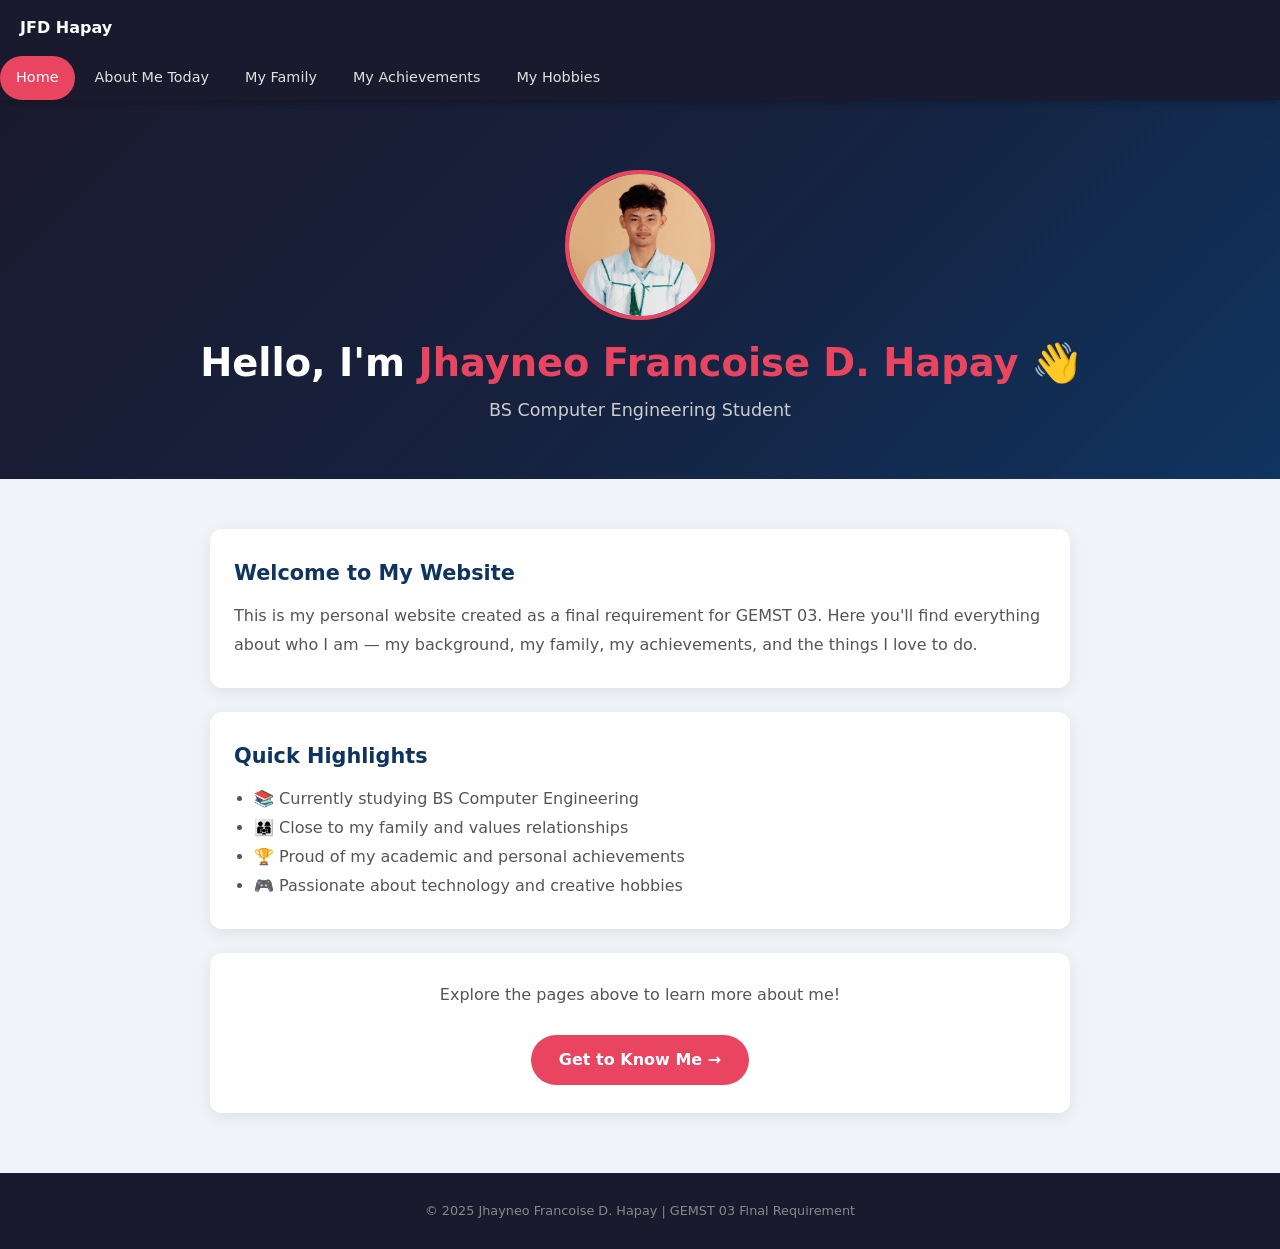
<file: index.html>
<!DOCTYPE html>
<html lang="en">
<head>
  <meta charset="UTF-8" />
  <meta name="viewport" content="width=device-width, initial-scale=1.0" />
  <meta name="theme-color" content="#1a1a2e"/>
  <title>Home – My Personal Website</title>
  <link rel="stylesheet" href="style.css"/>
</head>
<body>

  <nav>
    <div class="nav-inner">
      <span class="nav-brand">JFD Hapay</span>
      <button class="nav-toggle" id="navToggle" aria-label="Open menu" aria-expanded="false">
        <span></span><span></span><span></span>
      </button>
    </div>
    <div class="nav-links" id="navLinks">
      <a href="index.html" class="active">Home</a>
      <a href="about.html">About Me Today</a>
      <a href="family.html">My Family</a>
      <a href="achievements.html">My Achievements</a>
      <a href="hobbies.html">My Hobbies</a>
    </div>
  </nav>
  <script>
    (function(){
      var btn=document.getElementById('navToggle');
      var menu=document.getElementById('navLinks');
      function setOpen(open){
        menu.classList.toggle('open',open);
        btn.classList.toggle('is-open',open);
        btn.setAttribute('aria-expanded',open);
      }
      btn.addEventListener('click',function(){
        setOpen(!menu.classList.contains('open'));
      });
      var links=menu.querySelectorAll('a');
      links.forEach(function(a){
        a.addEventListener('click',function(){
          setOpen(false);
        });
      });
    })();
  </script>

  <div class="hero">
    <img src="photos/profile.jpg" alt="Profile Photo"
      onerror="this.onerror=null;this.src='https://placehold.co/150x150/e94560/fff?text=Me'"
      style="width:150px;height:150px;border-radius:50%;object-fit:cover;border:4px solid #e94560;"/>
    <h1>Hello, I'm <span style="color:#e94560;">Jhayneo Francoise D. Hapay</span> 👋</h1>
    <p>BS Computer Engineering Student</p>
  </div>

  <div class="container">
    <div class="card">
      <h2>Welcome to My Website</h2>
      <p>This is my personal website created as a final requirement for GEMST 03. Here you'll find everything about who I am — my background, my family, my achievements, and the things I love to do.</p>
    </div>
    <div class="card">
      <h2>Quick Highlights</h2>
      <ul>
        <li>📚 Currently studying BS Computer Engineering</li>
        <li>👨‍👩‍👧 Close to my family and values relationships</li>
        <li>🏆 Proud of my academic and personal achievements</li>
        <li>🎮 Passionate about technology and creative hobbies</li>
      </ul>
    </div>
    <div class="card" style="text-align:center;">
      <p>Explore the pages above to learn more about me!</p>
      <br/>
      <a href="about.html" style="background:#e94560;color:#fff;padding:10px 25px;border-radius:25px;text-decoration:none;font-weight:bold;">Get to Know Me →</a>
    </div>
  </div>

  <footer>
    <p>&copy; 2025 Jhayneo Francoise D. Hapay | GEMST 03 Final Requirement</p>
  </footer>

</body>
</html>
</file>
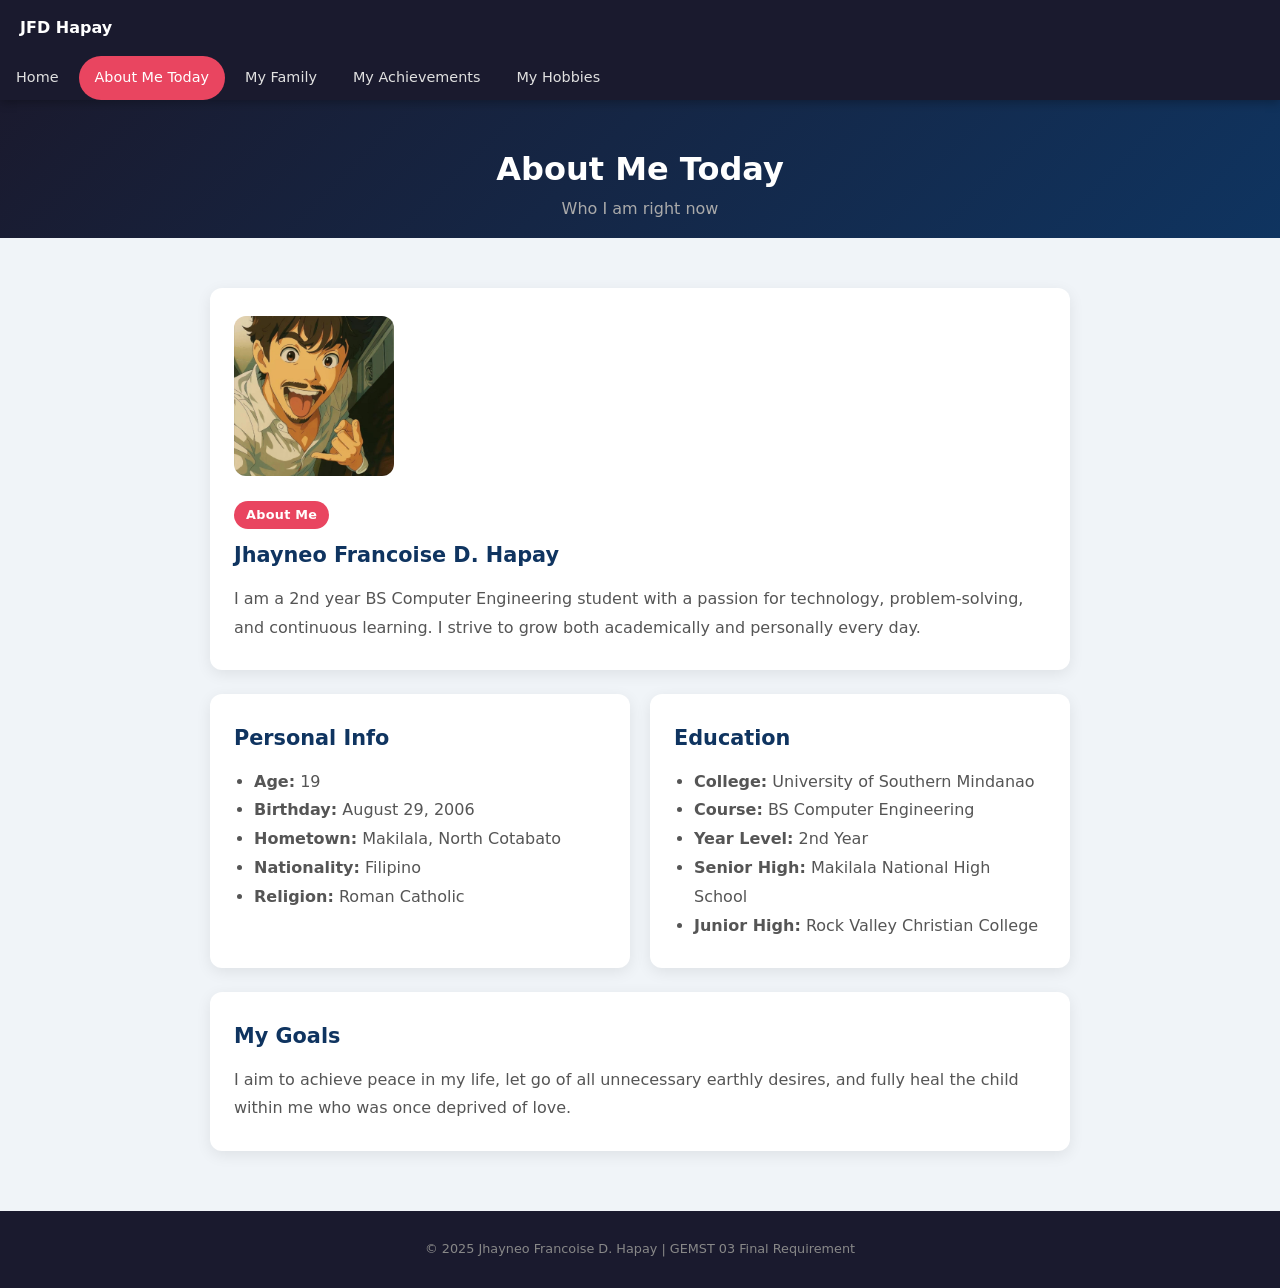
<file: about.html>
<!DOCTYPE html>
<html lang="en">
<head>
  <meta charset="UTF-8" />
  <meta name="viewport" content="width=device-width, initial-scale=1.0" />
  <meta name="theme-color" content="#1a1a2e"/>
  <title>About Me Today</title>
  <link rel="stylesheet" href="style.css"/>
</head>
<body>

  <nav>
    <div class="nav-inner">
      <span class="nav-brand">JFD Hapay</span>
      <button class="nav-toggle" id="navToggle" aria-label="Open menu" aria-expanded="false">
        <span></span><span></span><span></span>
      </button>
    </div>
    <div class="nav-links" id="navLinks">
      <a href="index.html">Home</a>
      <a href="about.html" class="active">About Me Today</a>
      <a href="family.html">My Family</a>
      <a href="achievements.html">My Achievements</a>
      <a href="hobbies.html">My Hobbies</a>
    </div>
  </nav>
  <script>
    (function(){
      var btn=document.getElementById('navToggle');
      var menu=document.getElementById('navLinks');
      function setOpen(open){
        menu.classList.toggle('open',open);
        btn.classList.toggle('is-open',open);
        btn.setAttribute('aria-expanded',open);
      }
      btn.addEventListener('click',function(){
        setOpen(!menu.classList.contains('open'));
      });
      // close menu after tapping a link (Android UX)
      var links=menu.querySelectorAll('a');
      links.forEach(function(a){
        a.addEventListener('click',function(){
          setOpen(false);
        });
      });
    })();
  </script>

  <div class="page-title">
    <h1>About Me Today</h1>
    <p>Who I am right now</p>
  </div>

  <div class="container">
    <div class="card" style="display:flex;gap:25px;align-items:center;flex-wrap:wrap;">
      <img src="photos/about.jpg" alt="About Me"
        onerror="this.onerror=null;this.src='https://placehold.co/160x160/0f3460/fff?text=Photo'"
        style="width:160px;height:160px;border-radius:12px;object-fit:cover;flex-shrink:0;"/>
      <div>
        <span class="badge">About Me</span>
        <h2>Jhayneo Francoise D. Hapay</h2>
        <p>I am a 2nd year BS Computer Engineering student with a passion for technology, problem-solving, and continuous learning. I strive to grow both academically and personally every day.</p>
      </div>
    </div>

    <div class="grid">
      <div class="card">
        <h2>Personal Info</h2>
        <ul>
          <li><strong>Age:</strong> 19</li>
          <li><strong>Birthday:</strong> August 29, 2006</li>
          <li><strong>Hometown:</strong> Makilala, North Cotabato</li>
          <li><strong>Nationality:</strong> Filipino</li>
          <li><strong>Religion:</strong> Roman Catholic</li>
        </ul>
      </div>
      <div class="card">
        <h2>Education</h2>
        <ul>
          <li><strong>College:</strong> University of Southern Mindanao</li>
          <li><strong>Course:</strong> BS Computer Engineering</li>
          <li><strong>Year Level:</strong> 2nd Year</li>
          <li><strong>Senior High:</strong> Makilala National High School</li>
          <li><strong>Junior High:</strong> Rock Valley Christian College</li>
        </ul>
      </div>
    </div>

    <div class="card">
      <h2>My Goals</h2>
      <p>I aim to achieve peace in my life, let go of all unnecessary earthly desires, and fully heal the child within me who was once deprived of love.</p>
    </div>
  </div>

  <footer>
    <p>&copy; 2025 Jhayneo Francoise D. Hapay | GEMST 03 Final Requirement</p>
  </footer>

</body>
</html>
</file>
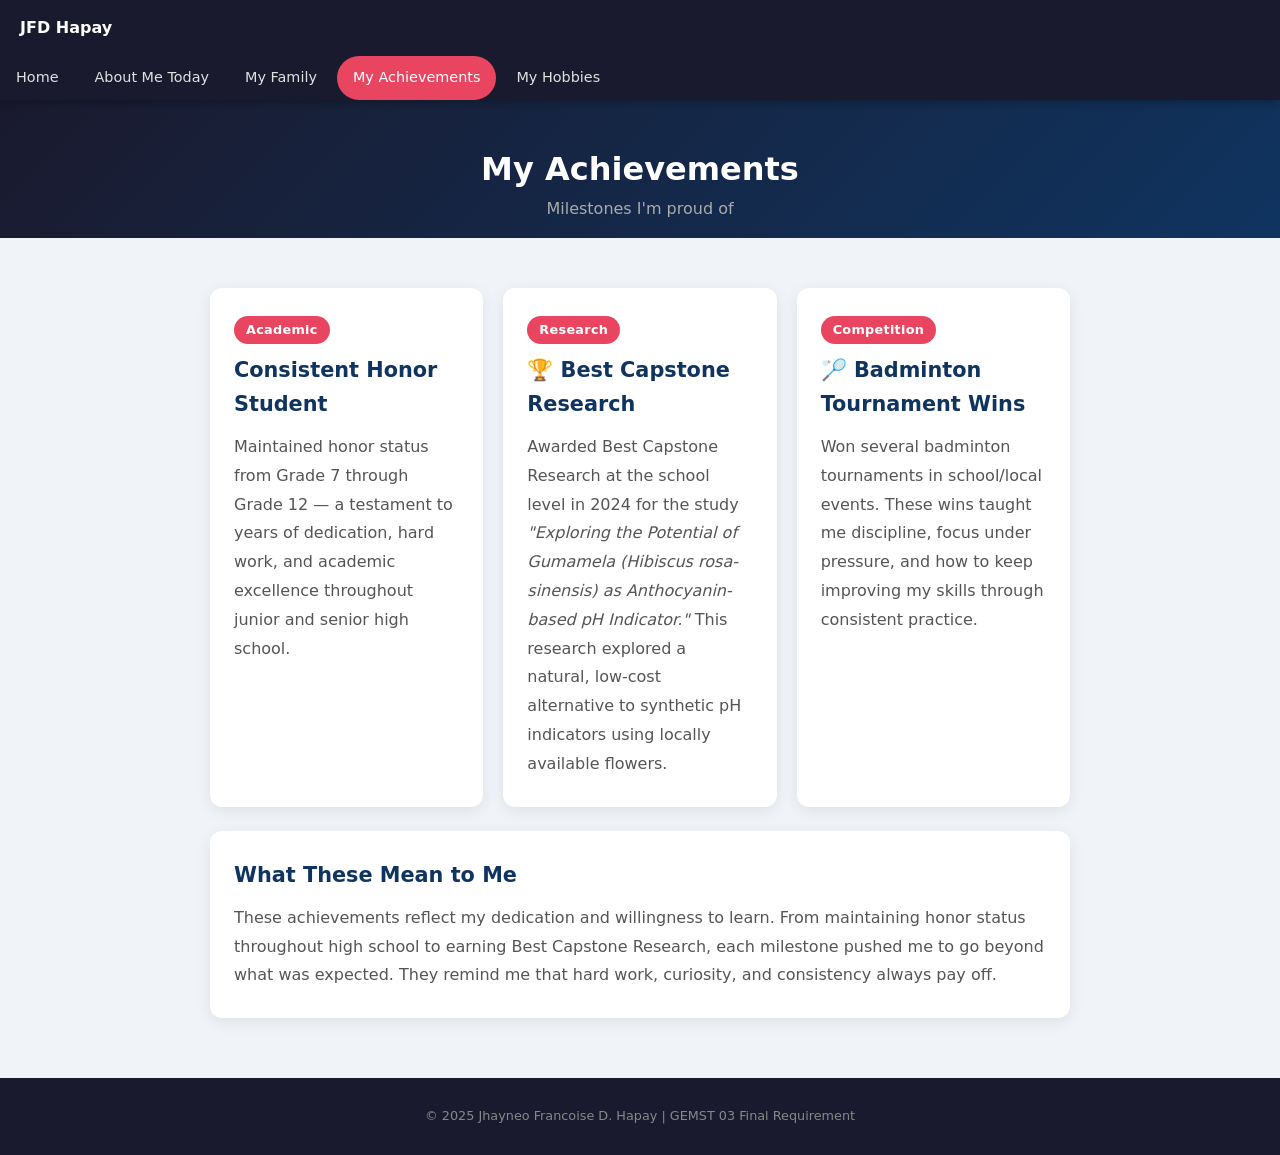
<file: achievements.html>
<!DOCTYPE html>
<html lang="en">
<head>
  <meta charset="UTF-8" />
  <meta name="viewport" content="width=device-width, initial-scale=1.0" />
  <meta name="theme-color" content="#1a1a2e"/>
  <title>My Achievements</title>
  <link rel="stylesheet" href="style.css"/>
</head>
<body>

  <nav>
    <div class="nav-inner">
      <span class="nav-brand">JFD Hapay</span>
      <button class="nav-toggle" id="navToggle" aria-label="Open menu" aria-expanded="false">
        <span></span><span></span><span></span>
      </button>
    </div>
    <div class="nav-links" id="navLinks">
      <a href="index.html">Home</a>
      <a href="about.html">About Me Today</a>
      <a href="family.html">My Family</a>
      <a href="achievements.html" class="active">My Achievements</a>
      <a href="hobbies.html">My Hobbies</a>
    </div>
  </nav>
  <script>
    (function(){
      var btn=document.getElementById('navToggle');
      var menu=document.getElementById('navLinks');
      function setOpen(open){
        menu.classList.toggle('open',open);
        btn.classList.toggle('is-open',open);
        btn.setAttribute('aria-expanded',open);
      }
      btn.addEventListener('click',function(){
        setOpen(!menu.classList.contains('open'));
      });
      var links=menu.querySelectorAll('a');
      links.forEach(function(a){
        a.addEventListener('click',function(){
          setOpen(false);
        });
      });
    })();
  </script>


  <div class="page-title">
    <h1>My Achievements</h1>
    <p>Milestones I'm proud of</p>
  </div>

  <div class="container">
    <div class="grid">
      <div class="card">
        <span class="badge">Academic</span>
        <h2>Consistent Honor Student</h2>
        <p>Maintained honor status from Grade 7 through Grade 12 — a testament to years of dedication, hard work, and academic excellence throughout junior and senior high school.</p>
      </div>
      <div class="card">
        <span class="badge">Research</span>
        <h2>🏆 Best Capstone Research</h2>
        <p>Awarded Best Capstone Research at the school level in 2024 for the study <em>"Exploring the Potential of Gumamela (Hibiscus rosa-sinensis) as Anthocyanin-based pH Indicator."</em> This research explored a natural, low-cost alternative to synthetic pH indicators using locally available flowers.</p>
      </div>
      <div class="card">
        <span class="badge">Competition</span>
        <h2>🏸 Badminton Tournament Wins</h2>
        <p>Won several badminton tournaments in school/local events. These wins taught me discipline, focus under pressure, and how to keep improving my skills through consistent practice.</p>
      </div>

    </div>

    <div class="card">
      <h2>What These Mean to Me</h2>
      <p>These achievements reflect my dedication and willingness to learn. From maintaining honor status throughout high school to earning Best Capstone Research, each milestone pushed me to go beyond what was expected. They remind me that hard work, curiosity, and consistency always pay off.</p>
    </div>
  </div>

  <footer>
    <p>&copy; 2025 Jhayneo Francoise D. Hapay | GEMST 03 Final Requirement</p>
  </footer>

</body>
</html>
</file>
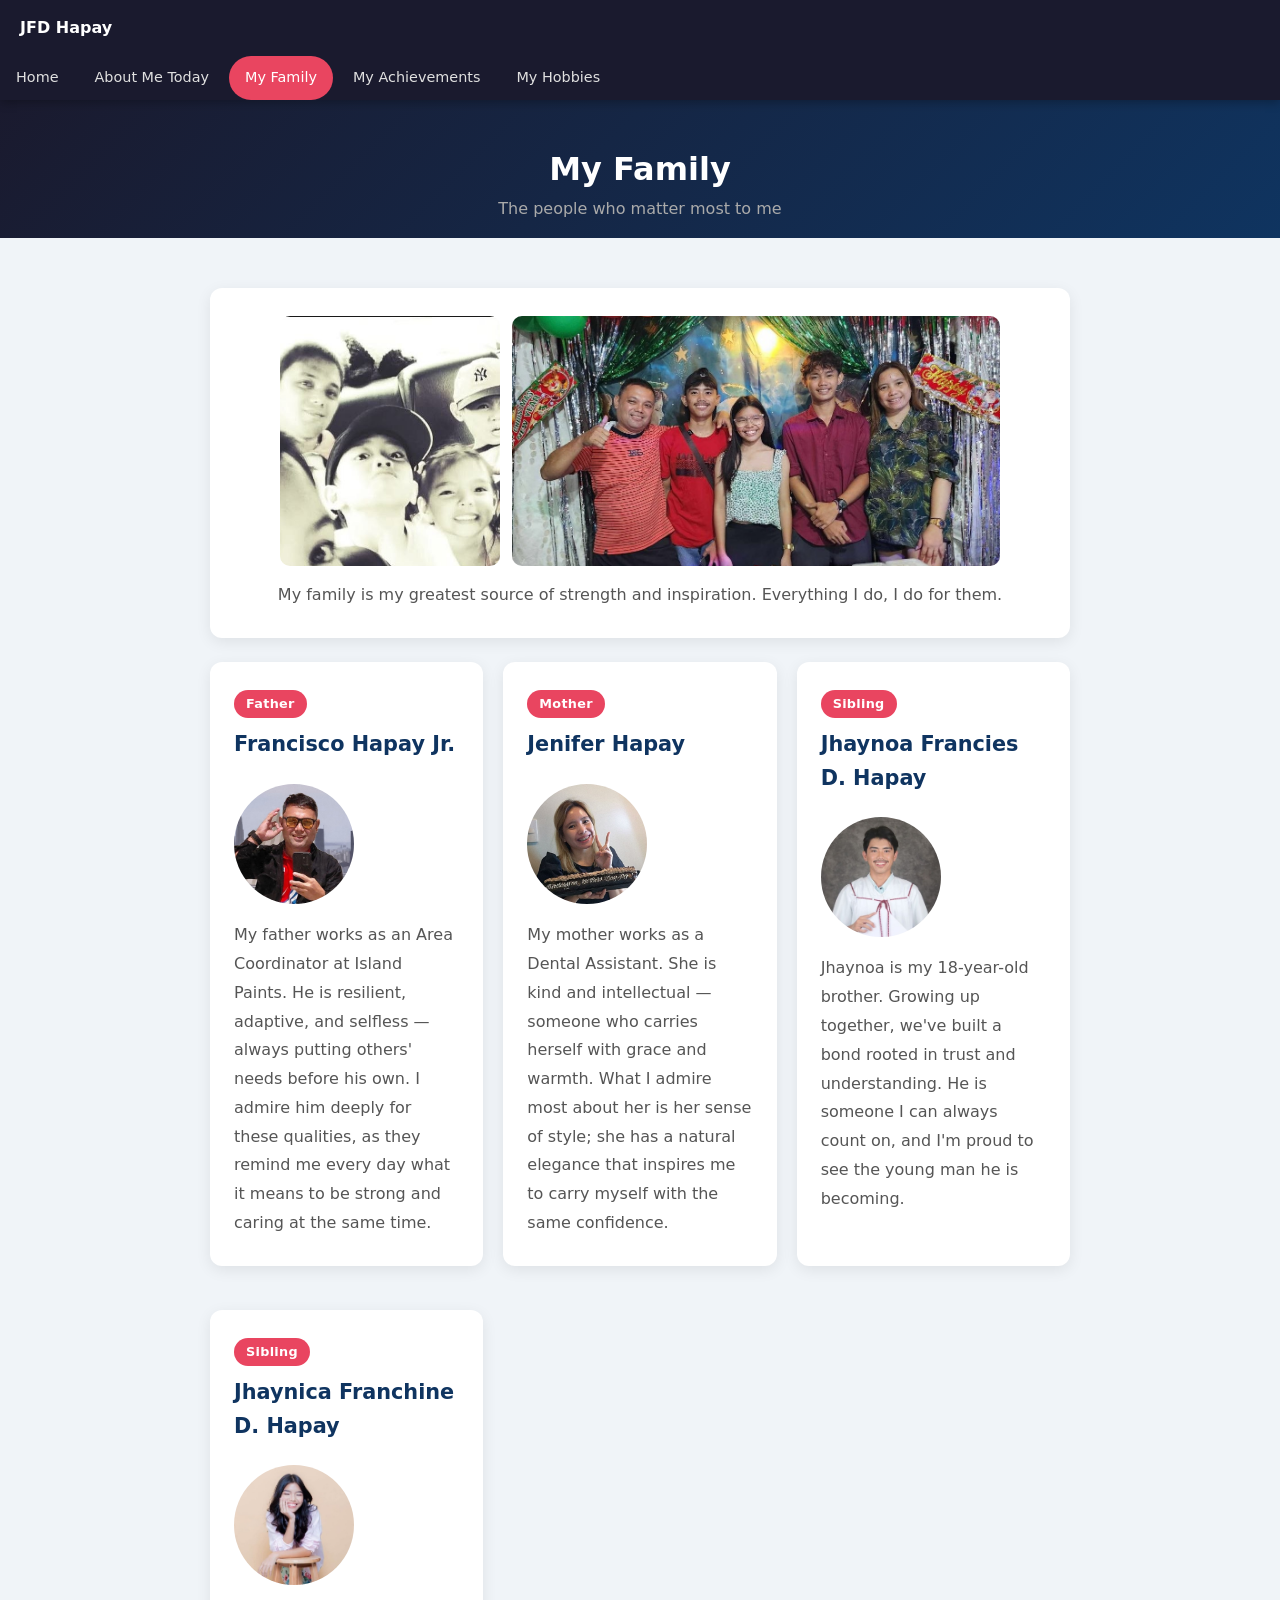
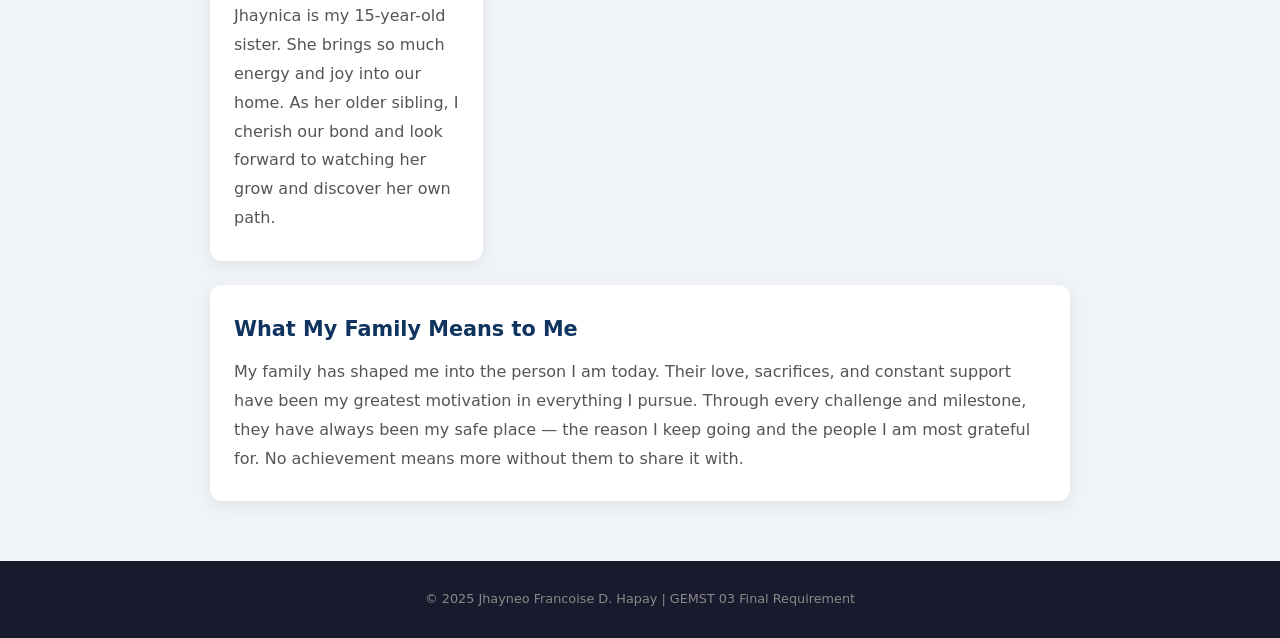
<file: family.html>
<!DOCTYPE html>
<html lang="en">
<head>
  <meta charset="UTF-8" />
  <meta name="viewport" content="width=device-width, initial-scale=1.0" />
  <meta name="theme-color" content="#1a1a2e"/>
  <title>My Family</title>
  <link rel="stylesheet" href="style.css"/>
</head>
<body>

  <nav>
    <div class="nav-inner">
      <span class="nav-brand">JFD Hapay</span>
      <button class="nav-toggle" id="navToggle" aria-label="Open menu" aria-expanded="false">
        <span></span><span></span><span></span>
      </button>
    </div>
    <div class="nav-links" id="navLinks">
      <a href="index.html">Home</a>
      <a href="about.html">About Me Today</a>
      <a href="family.html" class="active">My Family</a>
      <a href="achievements.html">My Achievements</a>
      <a href="hobbies.html">My Hobbies</a>
    </div>
  </nav>
  <script>
    (function(){
      var btn=document.getElementById('navToggle');
      var menu=document.getElementById('navLinks');
      function setOpen(open){
        menu.classList.toggle('open',open);
        btn.classList.toggle('is-open',open);
        btn.setAttribute('aria-expanded',open);
      }
      btn.addEventListener('click',function(){
        setOpen(!menu.classList.contains('open'));
      });
      var links=menu.querySelectorAll('a');
      links.forEach(function(a){
        a.addEventListener('click',function(){
          setOpen(false);
        });
      });
    })();
  </script>


  <div class="page-title">
    <h1>My Family</h1>
    <p>The people who matter most to me</p>
  </div>

  <div class="container">
    <div class="card" style="text-align:center;">
      <div style="display:flex;gap:12px;justify-content:center;align-items:flex-start;flex-wrap:nowrap;margin-bottom:15px;">
        <img src="photos/family.jpg" alt="Family Photo 1"
          onerror="this.onerror=null;this.src='https://placehold.co/180x280/16213e/fff?text=Family+Photo+1'"
          style="width:35%;max-width:220px;height:250px;object-fit:cover;border-radius:10px;"/>
        <img src="photos/family2.jpg" alt="Family Photo 2"
          onerror="this.onerror=null;this.src='https://placehold.co/500x380/0f3460/fff?text=Family+Photo+2'"
          style="width:60%;max-width:500px;height:250px;object-fit:cover;border-radius:10px;"/>
      </div>
      <p>My family is my greatest source of strength and inspiration. Everything I do, I do for them.</p>
    </div>

    <div class="grid">
      <div class="card">
        <span class="badge">Father</span>
        <h2>Francisco Hapay Jr.</h2>
        <img src="photos/father.jpg" alt="Father"
          onerror="this.onerror=null;this.src='https://placehold.co/120x120/0f3460/fff?text=Dad'"
          style="width:120px;height:120px;border-radius:50%;object-fit:cover;margin:10px 0;"/>
        <p>My father works as an Area Coordinator at Island Paints. He is resilient, adaptive, and selfless — always putting others' needs before his own. I admire him deeply for these qualities, as they remind me every day what it means to be strong and caring at the same time.</p>
      </div>
      <div class="card">
        <span class="badge">Mother</span>
        <h2>Jenifer Hapay</h2>
        <img src="photos/mother.jpg" alt="Mother"
          onerror="this.onerror=null;this.src='https://placehold.co/120x120/e94560/fff?text=Mom'"
          style="width:120px;height:120px;border-radius:50%;object-fit:cover;margin:10px 0;"/>
        <p>My mother works as a Dental Assistant. She is kind and intellectual — someone who carries herself with grace and warmth. What I admire most about her is her sense of style; she has a natural elegance that inspires me to carry myself with the same confidence.</p>
      </div>
      <div class="card">
        <span class="badge">Sibling</span>
        <h2>Jhaynoa Francies D. Hapay</h2>
        <img src="photos/sibling.jpg" alt="Sibling 1"
          onerror="this.onerror=null;this.src='https://placehold.co/120x120/1a1a2e/fff?text=Sibling+1'"
          style="width:120px;height:120px;border-radius:50%;object-fit:cover;margin:10px 0;"/>
        <p>Jhaynoa is my 18-year-old brother. Growing up together, we've built a bond rooted in trust and understanding. He is someone I can always count on, and I'm proud to see the young man he is becoming.</p>
      </div>
      <div class="card">
        <span class="badge">Sibling</span>
        <h2>Jhaynica Franchine D. Hapay</h2>
        <img src="photos/sibling2.jpg" alt="Sibling 2"
          onerror="this.onerror=null;this.src='https://placehold.co/120x120/1a1a2e/fff?text=Sibling+2'"
          style="width:120px;height:120px;border-radius:50%;object-fit:cover;margin:10px 0;"/>
        <p>Jhaynica is my 15-year-old sister. She brings so much energy and joy into our home. As her older sibling, I cherish our bond and look forward to watching her grow and discover her own path.</p>
      </div>
    </div>

    <div class="card">
      <h2>What My Family Means to Me</h2>
      <p>My family has shaped me into the person I am today. Their love, sacrifices, and constant support have been my greatest motivation in everything I pursue. Through every challenge and milestone, they have always been my safe place — the reason I keep going and the people I am most grateful for. No achievement means more without them to share it with.</p>
    </div>
  </div>

  <footer>
    <p>&copy; 2025 Jhayneo Francoise D. Hapay | GEMST 03 Final Requirement</p>
  </footer>

</body>
</html>
</file>
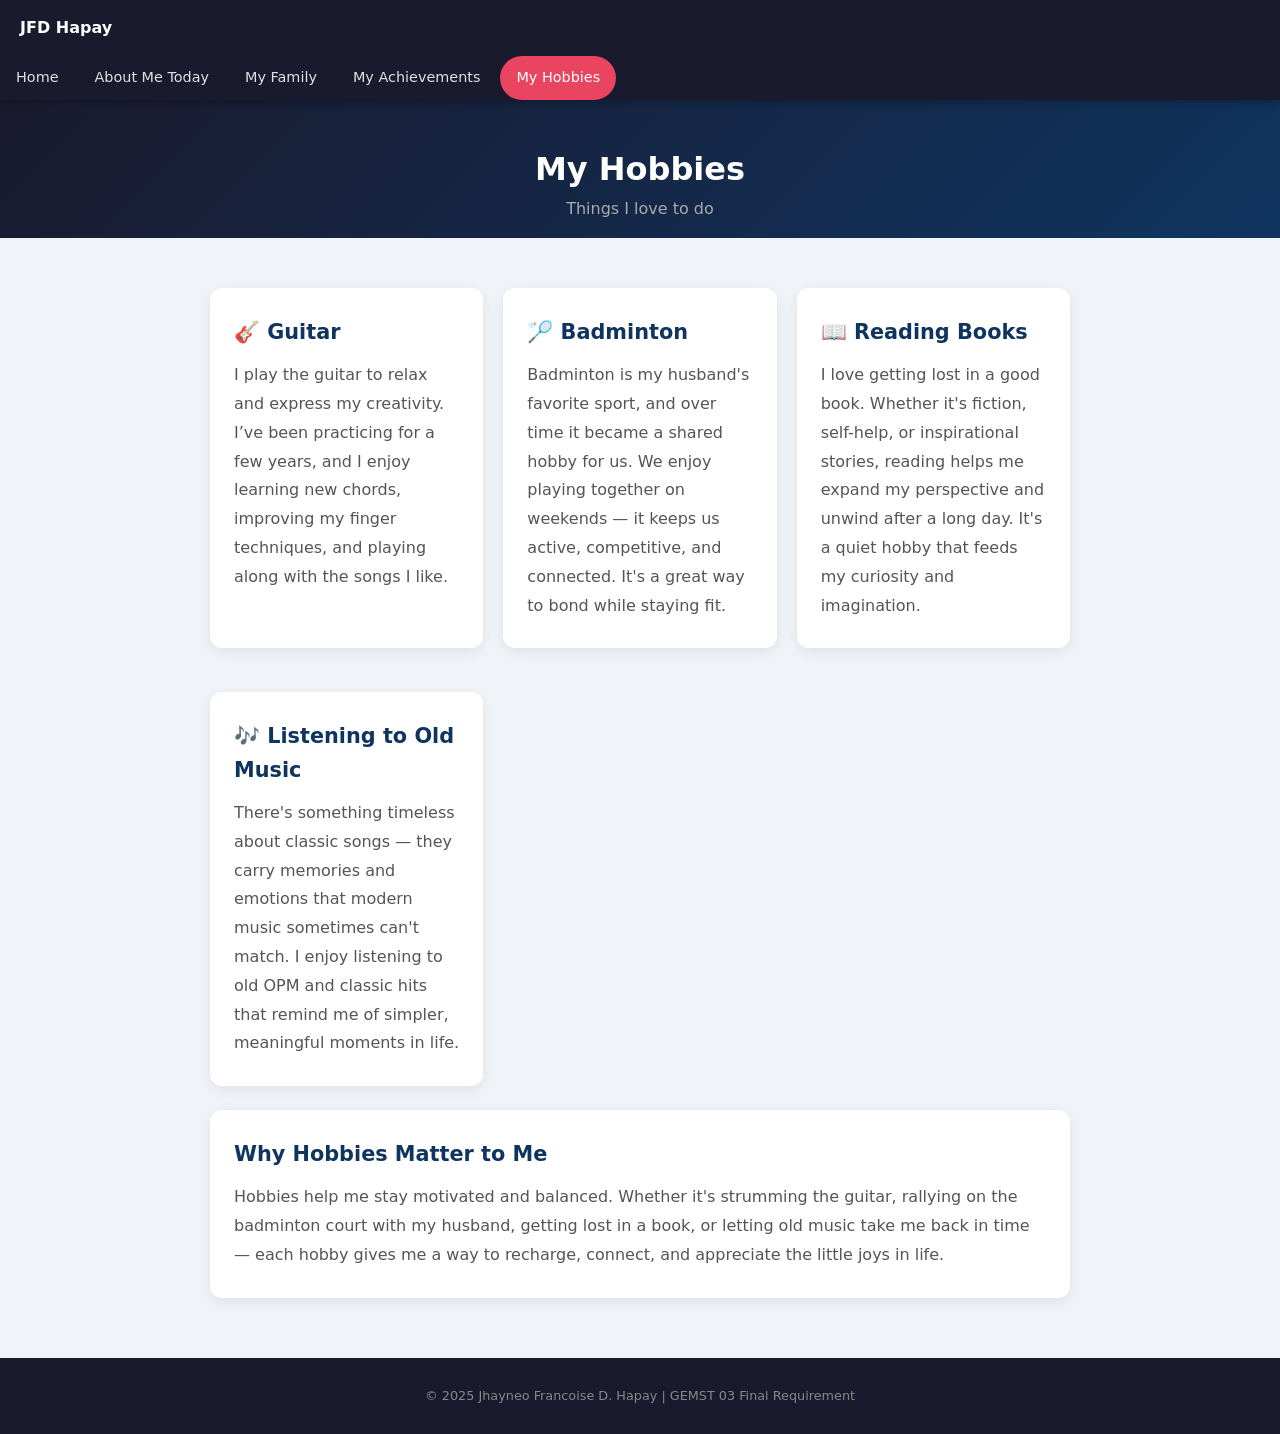
<file: hobbies.html>
<!DOCTYPE html>
<html lang="en">
<head>
  <meta charset="UTF-8" />
  <meta name="viewport" content="width=device-width, initial-scale=1.0" />
  <meta name="theme-color" content="#1a1a2e"/>
  <title>My Hobbies</title>
  <link rel="stylesheet" href="style.css"/>
</head>
<body>

  <nav>
    <div class="nav-inner">
      <span class="nav-brand">JFD Hapay</span>
      <button class="nav-toggle" id="navToggle" aria-label="Open menu" aria-expanded="false">
        <span></span><span></span><span></span>
      </button>
    </div>
    <div class="nav-links" id="navLinks">
      <a href="index.html">Home</a>
      <a href="about.html">About Me Today</a>
      <a href="family.html">My Family</a>
      <a href="achievements.html">My Achievements</a>
      <a href="hobbies.html" class="active">My Hobbies</a>
    </div>
  </nav>
  <script>
    (function(){
      var btn=document.getElementById('navToggle');
      var menu=document.getElementById('navLinks');
      function setOpen(open){
        menu.classList.toggle('open',open);
        btn.classList.toggle('is-open',open);
        btn.setAttribute('aria-expanded',open);
      }
      btn.addEventListener('click',function(){
        setOpen(!menu.classList.contains('open'));
      });
      var links=menu.querySelectorAll('a');
      links.forEach(function(a){
        a.addEventListener('click',function(){
          setOpen(false);
        });
      });
    })();
  </script>


  <div class="page-title">
    <h1>My Hobbies</h1>
    <p>Things I love to do</p>
  </div>

  <div class="container">
    <div class="grid">
      <div class="card">
        <h2>🎸 Guitar</h2>
        <p>I play the guitar to relax and express my creativity. I’ve been practicing for a few years, and I enjoy learning new chords, improving my finger techniques, and playing along with the songs I like.</p>
      </div>
      <div class="card">
        <h2>🏸 Badminton</h2>
        <p>Badminton is my husband's favorite sport, and over time it became a shared hobby for us. We enjoy playing together on weekends — it keeps us active, competitive, and connected. It's a great way to bond while staying fit.</p>
      </div>
      <div class="card">
        <h2>📖 Reading Books</h2>
        <p>I love getting lost in a good book. Whether it's fiction, self-help, or inspirational stories, reading helps me expand my perspective and unwind after a long day. It's a quiet hobby that feeds my curiosity and imagination.</p>
      </div>
      <div class="card">
        <h2>🎶 Listening to Old Music</h2>
        <p>There's something timeless about classic songs — they carry memories and emotions that modern music sometimes can't match. I enjoy listening to old OPM and classic hits that remind me of simpler, meaningful moments in life.</p>
      </div>
    </div>

    <div class="card">
      <h2>Why Hobbies Matter to Me</h2>
      <p>Hobbies help me stay motivated and balanced. Whether it's strumming the guitar, rallying on the badminton court with my husband, getting lost in a book, or letting old music take me back in time — each hobby gives me a way to recharge, connect, and appreciate the little joys in life.</p>
    </div>
  </div>

  <footer>
    <p>&copy; 2025 Jhayneo Francoise D. Hapay | GEMST 03 Final Requirement</p>
  </footer>

</body>
</html>
</file>
<file: style.css>
/* =============================================
   BASE RESET & ROOT VARIABLES
   ============================================= */
*, *::before, *::after {
  margin: 0;
  padding: 0;
  box-sizing: border-box;
  -webkit-tap-highlight-color: transparent; /* removes blue flash on Android tap */
}

:root {
  --accent:   #e94560;
  --dark:     #1a1a2e;
  --mid:      #16213e;
  --deep:     #0f3460;
  --bg:       #f0f4f8;
  --text:     #333;
  --muted:    #555;
  --white:    #fff;
  --radius:   12px;
  --shadow:   0 4px 15px rgba(0,0,0,0.08);

  /* fluid type scale — readable on every screen */
  --fs-xs:    0.8rem;
  --fs-sm:    0.9rem;
  --fs-base:  1rem;
  --fs-md:    1.1rem;
  --fs-lg:    1.3rem;
  --fs-xl:    1.6rem;
  --fs-2xl:   2rem;
  --fs-3xl:   2.4rem;
}

/* =============================================
   BODY
   ============================================= */
html {
  scroll-behavior: smooth;
  /* prevent horizontal overflow on Android */
  overflow-x: hidden;
}

body {
  font-family: 'Segoe UI', system-ui, -apple-system, sans-serif;
  background: var(--bg);
  color: var(--text);
  line-height: 1.6;
  overflow-x: hidden;
  /* improve text rendering on Android */
  -webkit-font-smoothing: antialiased;
  text-rendering: optimizeLegibility;
}

/* =============================================
   NAVIGATION
   ============================================= */
nav {
  background: var(--dark);
  position: sticky;
  top: 0;
  z-index: 100;
  box-shadow: 0 2px 10px rgba(0,0,0,0.3);
}

/* Desktop nav row */
.nav-inner {
  display: flex;
  align-items: center;
  justify-content: space-between;
  padding: 0 20px;
  min-height: 56px;
}

/* Brand / logo area (optional) */
.nav-brand {
  color: var(--white);
  font-weight: 700;
  font-size: var(--fs-base);
  white-space: nowrap;
}

/* Hamburger button — hidden on desktop */
.nav-toggle {
  display: none;
  background: none;
  border: none;
  cursor: pointer;
  padding: 10px;
  /* 44×44 minimum touch target */
  min-width: 44px;
  min-height: 44px;
  align-items: center;
  justify-content: center;
  flex-direction: column;
  gap: 5px;
}

.nav-toggle span {
  display: block;
  width: 24px;
  height: 2px;
  background: #e0e0e0;
  border-radius: 2px;
  transition: 0.3s;
}

/* Animate hamburger → X when open */
.nav-toggle.is-open span:nth-child(1) { transform: translateY(7px) rotate(45deg); }
.nav-toggle.is-open span:nth-child(2) { opacity: 0; }
.nav-toggle.is-open span:nth-child(3) { transform: translateY(-7px) rotate(-45deg); }

/* Link list */
.nav-links {
  display: flex;
  align-items: center;
  gap: 4px;
  flex-wrap: wrap;
}

nav a {
  color: #e0e0e0;
  text-decoration: none;
  padding: 8px 16px;
  border-radius: 25px;
  font-size: var(--fs-sm);
  font-weight: 500;
  transition: background 0.25s, color 0.25s;
  /* 44px minimum touch target height */
  min-height: 44px;
  display: inline-flex;
  align-items: center;
  white-space: nowrap;
}

nav a:hover,
nav a.active {
  background: var(--accent);
  color: var(--white);
}

/* =============================================
   HERO SECTION
   ============================================= */
.hero {
  text-align: center;
  padding: 70px 20px 55px;
  background: linear-gradient(135deg, var(--dark), var(--mid), var(--deep));
  color: var(--white);
  animation: fadeDown 0.8s ease;
}

.hero img {
  width: 140px;
  height: 140px;
  border-radius: 50%;
  object-fit: cover;
  border: 4px solid var(--accent);
  margin-bottom: 20px;
  animation: popIn 0.6s ease;
  /* prevent layout shift while image loads */
  display: block;
  margin-left: auto;
  margin-right: auto;
}

.hero h1 {
  font-size: var(--fs-3xl);
  margin-bottom: 10px;
  line-height: 1.2;
}

.hero p {
  font-size: var(--fs-md);
  color: #ccc;
}

/* =============================================
   CONTAINER & CARDS
   ============================================= */
.container {
  max-width: 900px;
  margin: 50px auto;
  padding: 0 20px;
  animation: fadeUp 0.7s ease;
}

.card {
  background: var(--white);
  border-radius: var(--radius);
  padding: 28px 24px;
  margin-bottom: 24px;
  box-shadow: var(--shadow);
  transition: transform 0.3s;
}

/* touch/pen devices: avoid hover animations/zoom and stuck states */
@media (hover: none) {
  .card:hover { transform: none; }
}

/* pointer devices that support hover: enable hover lift */
@media (hover: hover) {
  .card:hover { transform: translateY(-4px); }
}


.card h2 {
  color: var(--deep);
  margin-bottom: 12px;
  font-size: var(--fs-lg);
}

.card p,
.card li {
  line-height: 1.8;
  color: var(--muted);
  font-size: var(--fs-base);
}

.card ul {
  padding-left: 20px;
}

/* CTA button inside cards */
.card a[style] {
  /* override inline styles with better touch target */
  display: inline-flex !important;
  align-items: center;
  justify-content: center;
  min-height: 48px;
  padding: 12px 28px !important;
  border-radius: 25px;
  font-size: var(--fs-base) !important;
}

/* =============================================
   PAGE TITLE (inner pages)
   ============================================= */
.page-title {
  text-align: center;
  padding: 50px 20px 16px;
  background: linear-gradient(135deg, var(--dark), var(--deep));
  color: var(--white);
  animation: fadeDown 0.8s ease;
}

.page-title h1 {
  font-size: var(--fs-2xl);
  line-height: 1.2;
}

.page-title p {
  color: #aaa;
  margin-top: 8px;
  font-size: var(--fs-base);
}

/* =============================================
   GRID
   ============================================= */
.grid {
  display: grid;
  grid-template-columns: repeat(auto-fit, minmax(240px, 1fr));
  gap: 20px;
}

/* =============================================
   BADGE
   ============================================= */
.badge {
  display: inline-block;
  background: var(--accent);
  color: var(--white);
  padding: 4px 12px;
  border-radius: 20px;
  font-size: var(--fs-xs);
  margin-bottom: 10px;
  font-weight: 600;
  letter-spacing: 0.3px;
}

/* =============================================
   FOOTER
   ============================================= */
footer {
  text-align: center;
  padding: 28px 20px;
  background: var(--dark);
  color: #888;
  font-size: var(--fs-xs);
  margin-top: 60px;
  line-height: 1.6;
}

/* =============================================
   IMAGES — prevent overflow on small screens
   ============================================= */
img {
  max-width: 100%;
  height: auto;
}

/* =============================================
   ANDROID / MOBILE BREAKPOINT  ≤ 600px
   ============================================= */
@media (max-width: 600px) {

  /* --- NAV --- */
  .nav-inner {
    padding: 0 16px;
    min-height: 52px;
  }

  .nav-toggle {
    display: flex; /* show hamburger */
  }

  .nav-links {
    display: none;
    flex-direction: column;
    width: 100%;
    padding: 8px 0 14px;
    gap: 2px;
  }

  .nav-links.open {
    display: flex;
  }

  nav a {
    width: 100%;
    padding: 13px 16px;
    border-radius: 8px;
    font-size: var(--fs-base);
    min-height: 48px; /* larger touch target on mobile */
  }

  /* --- HERO --- */
  .hero {
    padding: 44px 16px 36px;
  }

  .hero img {
    width: 110px;
    height: 110px;
  }

  .hero h1 {
    font-size: var(--fs-xl);   /* 1.6rem — readable, not cramped */
  }

  .hero p {
    font-size: var(--fs-base);
  }

  /* --- CONTAINER & CARDS --- */
  .container {
    margin: 28px auto;
    padding: 0 14px;
  }

  .card {
    padding: 18px 16px;
    border-radius: 10px;
  }

  .card h2 {
    font-size: var(--fs-md);
  }

  /* flex cards (about page photo+text) → stack */
  .card[style*="display:flex"] {
    flex-direction: column !important;
    align-items: center !important;
    gap: 16px !important;
  }

  .card[style*="display:flex"] img {
    width: 100% !important;
    max-width: 280px !important;
    height: 220px !important;
    border-radius: 10px !important;
  }

  /* --- INLINE FLEX WRAPPERS (family photos row) --- */
  .card > div[style*="flex-wrap:nowrap"] {
    flex-wrap: wrap !important;
    gap: 12px !important;
  }

  .card > div[style*="flex-wrap:nowrap"] img {
    width: 100% !important;
    max-width: 100% !important;
    height: 200px !important;
    border-radius: 10px !important;
  }

  /* --- PAGE TITLE --- */
  .page-title {
    padding: 36px 16px 14px;
  }

  .page-title h1 {
    font-size: var(--fs-xl);
  }

  /* --- GRID → single column --- */
  .grid {
    grid-template-columns: 1fr;
    gap: 16px;
  }

  /* --- FAMILY PHOTOS (side-by-side → stacked) --- */
  div[style*="flex-wrap:nowrap"] {
    flex-wrap: wrap !important;
    gap: 12px !important;
  }

  div[style*="flex-wrap:nowrap"] img {
    width: 100% !important;
    max-width: 100% !important;
    height: 200px !important;
    border-radius: 10px !important;
  }

  /* --- FOOTER --- */
  footer {
    margin-top: 40px;
    padding: 22px 16px;
    font-size: 0.78rem;
  }
}

/* =============================================
   TABLET  601px – 900px  (bonus polish)
   ============================================= */
@media (min-width: 601px) and (max-width: 900px) {
  .hero h1   { font-size: 2rem; }
  .container { padding: 0 24px; }
  .grid      { grid-template-columns: repeat(2, 1fr); }
}

/* =============================================
   ANIMATIONS
   ============================================= */
@keyframes fadeDown {
  from { opacity: 0; transform: translateY(-24px); }
  to   { opacity: 1; transform: translateY(0); }
}

@keyframes fadeUp {
  from { opacity: 0; transform: translateY(24px); }
  to   { opacity: 1; transform: translateY(0); }
}

@keyframes popIn {
  from { opacity: 0; transform: scale(0.75); }
  to   { opacity: 1; transform: scale(1); }
}

/* reduce motion for users who prefer it */
@media (prefers-reduced-motion: reduce) {
  *, *::before, *::after {
    animation-duration: 0.01ms !important;
    transition-duration: 0.01ms !important;
  }
}
</file>
